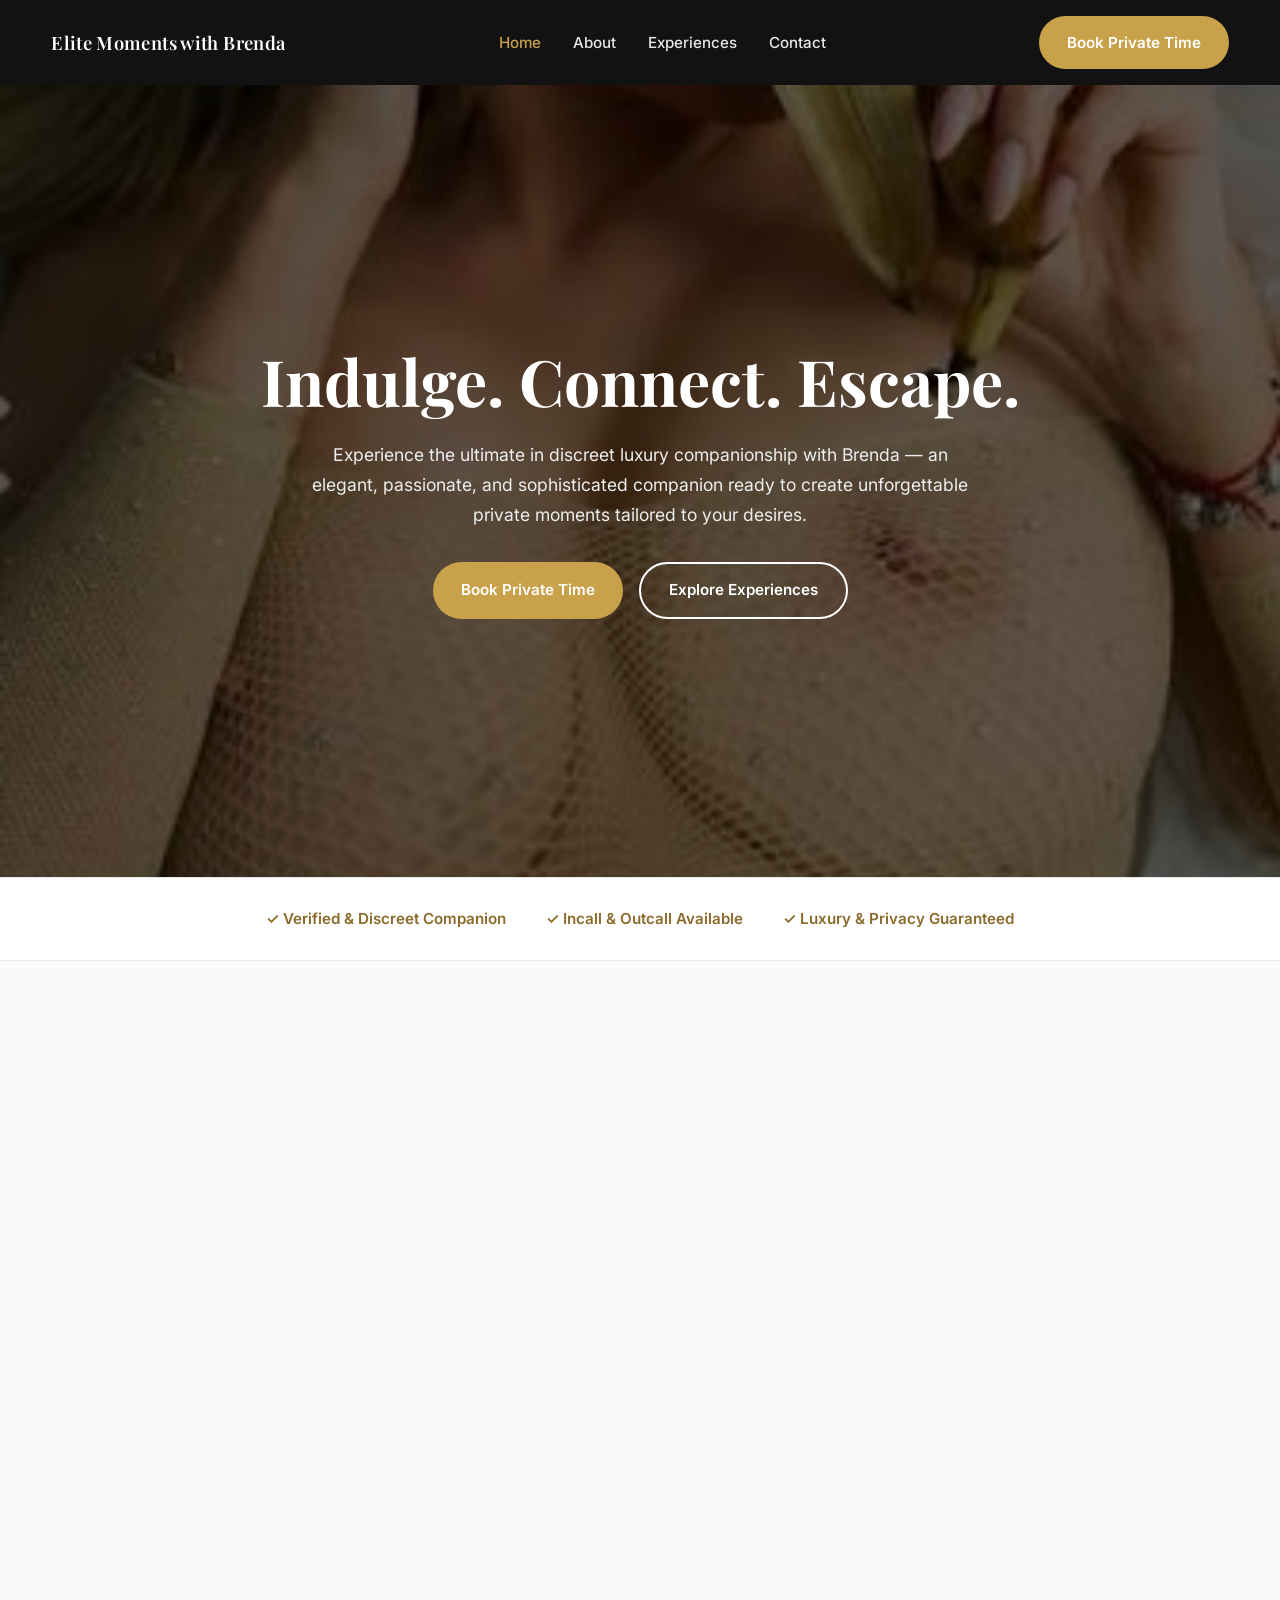
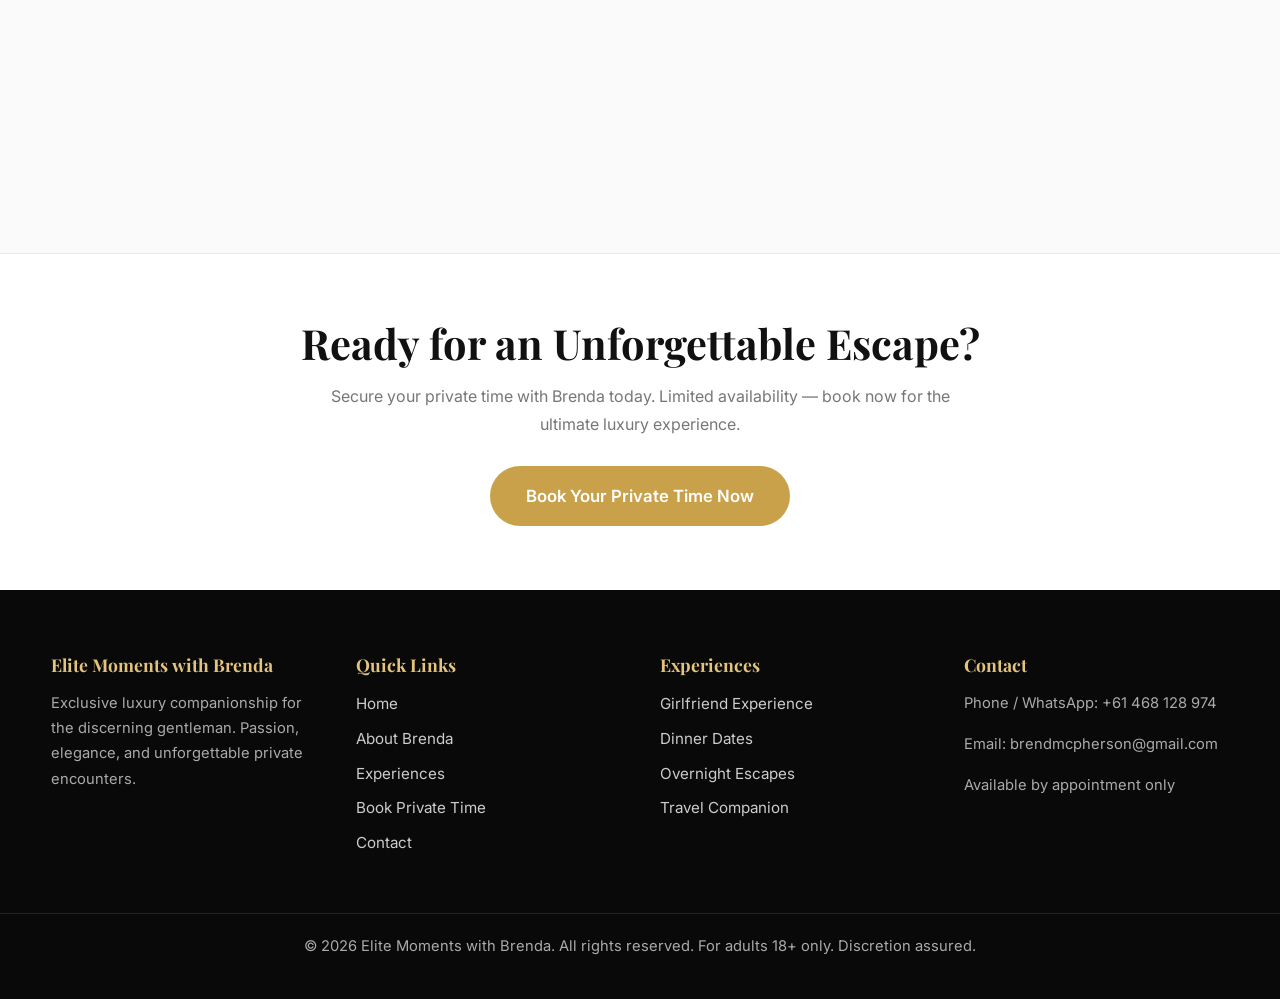
<file: index.html>
<!DOCTYPE html>
<html lang="en">
<head>
  <meta charset="UTF-8">
  <meta name="viewport" content="width=device-width, initial-scale=1.0">
  <title>Elite Moments with Brenda | Luxury Companion</title>
  <meta name="description" content="Experience unforgettable private encounters with Brenda, your exclusive high-class companion. Discreet luxury companionship, dinner dates, and intimate moments.">
  <link rel="preconnect" href="https://fonts.googleapis.com">
  <link rel="preconnect" href="https://fonts.gstatic.com" crossorigin>
  <link href="https://fonts.googleapis.com/css2?family=Inter:wght@400;500;600&family=Playfair+Display:wght@600;700&display=swap" rel="stylesheet">
  <link rel="stylesheet" href="style.css">
  <script type="application/ld+json">
  {
    "@context": "https://schema.org",
    "@type": "Person",
    "name": "Brenda",
    "url": "https://elite-moments-with-brenda.vercel.app",
    "telephone": "+61468128974",
    "email": "brendmcpherson@gmail.com",
    "priceRange": "€€€",
    "address": {
      "@type": "PostalAddress",
      "addressCountry": "AU"
    },
    "sameAs": ["https://wa.me/61468128974"]
  }
  </script>
</head>
<body>

  <header class="header">
    <div class="nav-container">
      <a href="index.html" class="logo">Elite Moments with Brenda</a>
      <nav class="nav-menu" aria-label="Main">
        <a href="index.html" class="active">Home</a>
        <a href="about.html">About</a>
        <a href="services.html">Experiences</a>
        <a href="contact.html">Contact</a>
      </nav>
      <div class="nav-cta">
        <a href="booking.html" class="btn btn-primary">Book Private Time</a>
      </div>
      <button class="hamburger" aria-label="Toggle menu" aria-expanded="false">
        <span></span><span></span><span></span>
      </button>
    </div>
  </header>

  <div class="drawer-overlay"></div>
  <aside class="mobile-drawer" aria-label="Mobile navigation">
    <div class="mobile-drawer-links">
      <a href="index.html">Home</a>
      <a href="about.html">About</a>
      <a href="services.html">Experiences</a>
      <a href="booking.html">Book Private Time</a>
      <a href="contact.html">Contact</a>
    </div>
  </aside>

  <main>
    <section class="hero">
      <div class="hero-content">
        <h1>Indulge. Connect. Escape.</h1>
        <p>Experience the ultimate in discreet luxury companionship with Brenda — an elegant, passionate, and sophisticated companion ready to create unforgettable private moments tailored to your desires.</p>
        <div class="hero-actions">
          <a href="booking.html" class="btn btn-primary">Book Private Time</a>
          <a href="services.html" class="btn btn-secondary">Explore Experiences</a>
        </div>
      </div>
    </section>

    <section class="trust-badges" aria-label="Trust points">
      <div class="badges-container">
        <div class="badge-item">✓ Verified &amp; Discreet Companion</div>
        <div class="badge-item">✓ Incall &amp; Outcall Available</div>
        <div class="badge-item">✓ Luxury &amp; Privacy Guaranteed</div>
      </div>
    </section>

    <section class="about-preview container fade-section">
      <div class="about-preview-grid">
        <div class="about-preview-image">
          <img src="brenda-profile.jpg" alt="Brenda – Luxury Companion" loading="lazy" width="600" height="750">
        </div>
        <div class="about-preview-content">
          <span style="color:var(--gold);font-weight:600;font-size:0.85rem;text-transform:uppercase;letter-spacing:0.08em;display:block;margin-bottom:0.5rem;">Meet Your Companion</span>
          <h2>Elegance Meets Passion</h2>
          <p>Brenda offers the perfect blend of sophistication, beauty, and genuine connection. With a warm personality and an irresistible presence, she creates intimate, memorable experiences designed exclusively for the discerning gentleman seeking more than just company.</p>
          <a href="about.html" class="btn btn-secondary">Learn More About Brenda</a>
        </div>
      </div>
    </section>

    <section class="featured-services container fade-section">
      <div class="section-header">
        <h2>Signature Experiences</h2>
        <p>Curated private encounters designed for maximum pleasure and connection.</p>
      </div>
      <div class="services-grid">
        <article class="service-card">
          <img src="gfe.jpg" alt="Girlfriend Experience" loading="lazy" class="service-card-img">
          <div class="service-card-body">
            <div class="service-meta"><span>1 Hour</span><span>€400</span></div>
            <h3>Girlfriend Experience</h3>
            <p>Affectionate, passionate, and intimate time filled with kisses, cuddling, and genuine connection.</p>
            <a href="booking.html" class="btn btn-secondary">Book Experience</a>
          </div>
        </article>
        <article class="service-card">
          <img src="dinner-date.jpg" alt="Dinner Date" loading="lazy" class="service-card-img">
          <div class="service-card-body">
            <div class="service-meta"><span>2 Hours</span><span>€750</span></div>
            <h3>Dinner &amp; Evening Date</h3>
            <p>Elegant dinner followed by private time. The perfect mix of public charm and private passion.</p>
            <a href="booking.html" class="btn btn-secondary">Book Experience</a>
          </div>
        </article>
        <article class="service-card">
          <img src="overnight.jpg" alt="Overnight Escape" loading="lazy" class="service-card-img">
          <div class="service-card-body">
            <div class="service-meta"><span>Overnight</span><span>€2,500</span></div>
            <h3>Overnight Indulgence</h3>
            <p>Wake up to warmth and affection after a full night of luxury and uninhibited pleasure.</p>
            <a href="booking.html" class="btn btn-secondary">Book Experience</a>
          </div>
        </article>
      </div>
      <div style="text-align:center;margin-top:2.5rem;">
        <a href="services.html" class="btn btn-primary">View All Experiences</a>
      </div>
    </section>

    <section class="faq-section container fade-section">
      <div class="section-header">
        <h2>Frequently Asked Questions</h2>
        <p>Clear answers about booking and enjoying time with Brenda.</p>
      </div>
      <div class="faq-container">
        <div class="faq-item">
          <button class="faq-question" aria-expanded="false">What should I expect during our time together?</button>
          <div class="faq-answer">
            <p>Our time is mutually respectful, passionate, and focused entirely on your pleasure and comfort. Full details are discussed during booking confirmation.</p>
          </div>
        </div>
        <div class="faq-item">
          <button class="faq-question" aria-expanded="false">How do I book an appointment?</button>
          <div class="faq-answer">
            <p>Submit the details of your preferred appointment on the <a href="booking.html">booking page</a>. A deposit of 50% is required to secure the booking (bank transfer, PayPal, Stripe or Paysafe gift cards — Paysafe preferred). Brenda will confirm availability privately.</p>
          </div>
        </div>
        <div class="faq-item">
          <button class="faq-question" aria-expanded="false">Do you offer incall and outcall services?</button>
          <div class="faq-answer">
            <p>Yes. Both incall at a discreet luxury location and outcall to your hotel or residence are available, subject to screening and availability.</p>
          </div>
        </div>
        <div class="faq-item">
          <button class="faq-question" aria-expanded="false">How do I ensure complete discretion?</button>
          <div class="faq-answer">
            <p>Discretion is paramount. All communications and meetings are handled with the highest level of privacy. Your information is never shared.</p>
          </div>
        </div>
        <div class="faq-item">
          <button class="faq-question" aria-expanded="false">What is the cancellation policy?</button>
          <div class="faq-answer">
            <p>At least 24 hours notice is kindly requested for cancellations or rescheduling. Deposits are non-refundable but can be applied to a future booking.</p>
          </div>
        </div>
      </div>
    </section>

    <section style="background:var(--white);border-top:1px solid var(--border);padding:4rem 1.5rem;text-align:center;">
      <div style="max-width:680px;margin:0 auto;">
        <h2 style="margin-bottom:1rem;">Ready for an Unforgettable Escape?</h2>
        <p style="color:var(--text-muted);margin-bottom:1.75rem;">Secure your private time with Brenda today. Limited availability — book now for the ultimate luxury experience.</p>
        <a href="booking.html" class="btn btn-primary" style="padding:1rem 2.25rem;font-size:1.05rem;">Book Your Private Time Now</a>
      </div>
    </section>
  </main>

  <footer class="footer">
    <div class="footer-container">
      <div class="footer-col">
        <h4>Elite Moments with Brenda</h4>
        <p>Exclusive luxury companionship for the discerning gentleman. Passion, elegance, and unforgettable private encounters.</p>
      </div>
      <div class="footer-col">
        <h4>Quick Links</h4>
        <a href="index.html">Home</a>
        <a href="about.html">About Brenda</a>
        <a href="services.html">Experiences</a>
        <a href="booking.html">Book Private Time</a>
        <a href="contact.html">Contact</a>
      </div>
      <div class="footer-col">
        <h4>Experiences</h4>
        <a href="services.html">Girlfriend Experience</a>
        <a href="services.html">Dinner Dates</a>
        <a href="services.html">Overnight Escapes</a>
        <a href="services.html">Travel Companion</a>
      </div>
      <div class="footer-col">
        <h4>Contact</h4>
        <p>Phone / WhatsApp: +61 468 128 974</p>
        <p>Email: brendmcpherson@gmail.com</p>
        <p>Available by appointment only</p>
      </div>
    </div>
    <div class="footer-bottom">
      <p>&copy; 2026 Elite Moments with Brenda. All rights reserved. For adults 18+ only. Discretion assured.</p>
    </div>
  </footer>

  <script type="module" src="main.js"></script>
</body>
</html>
</file>
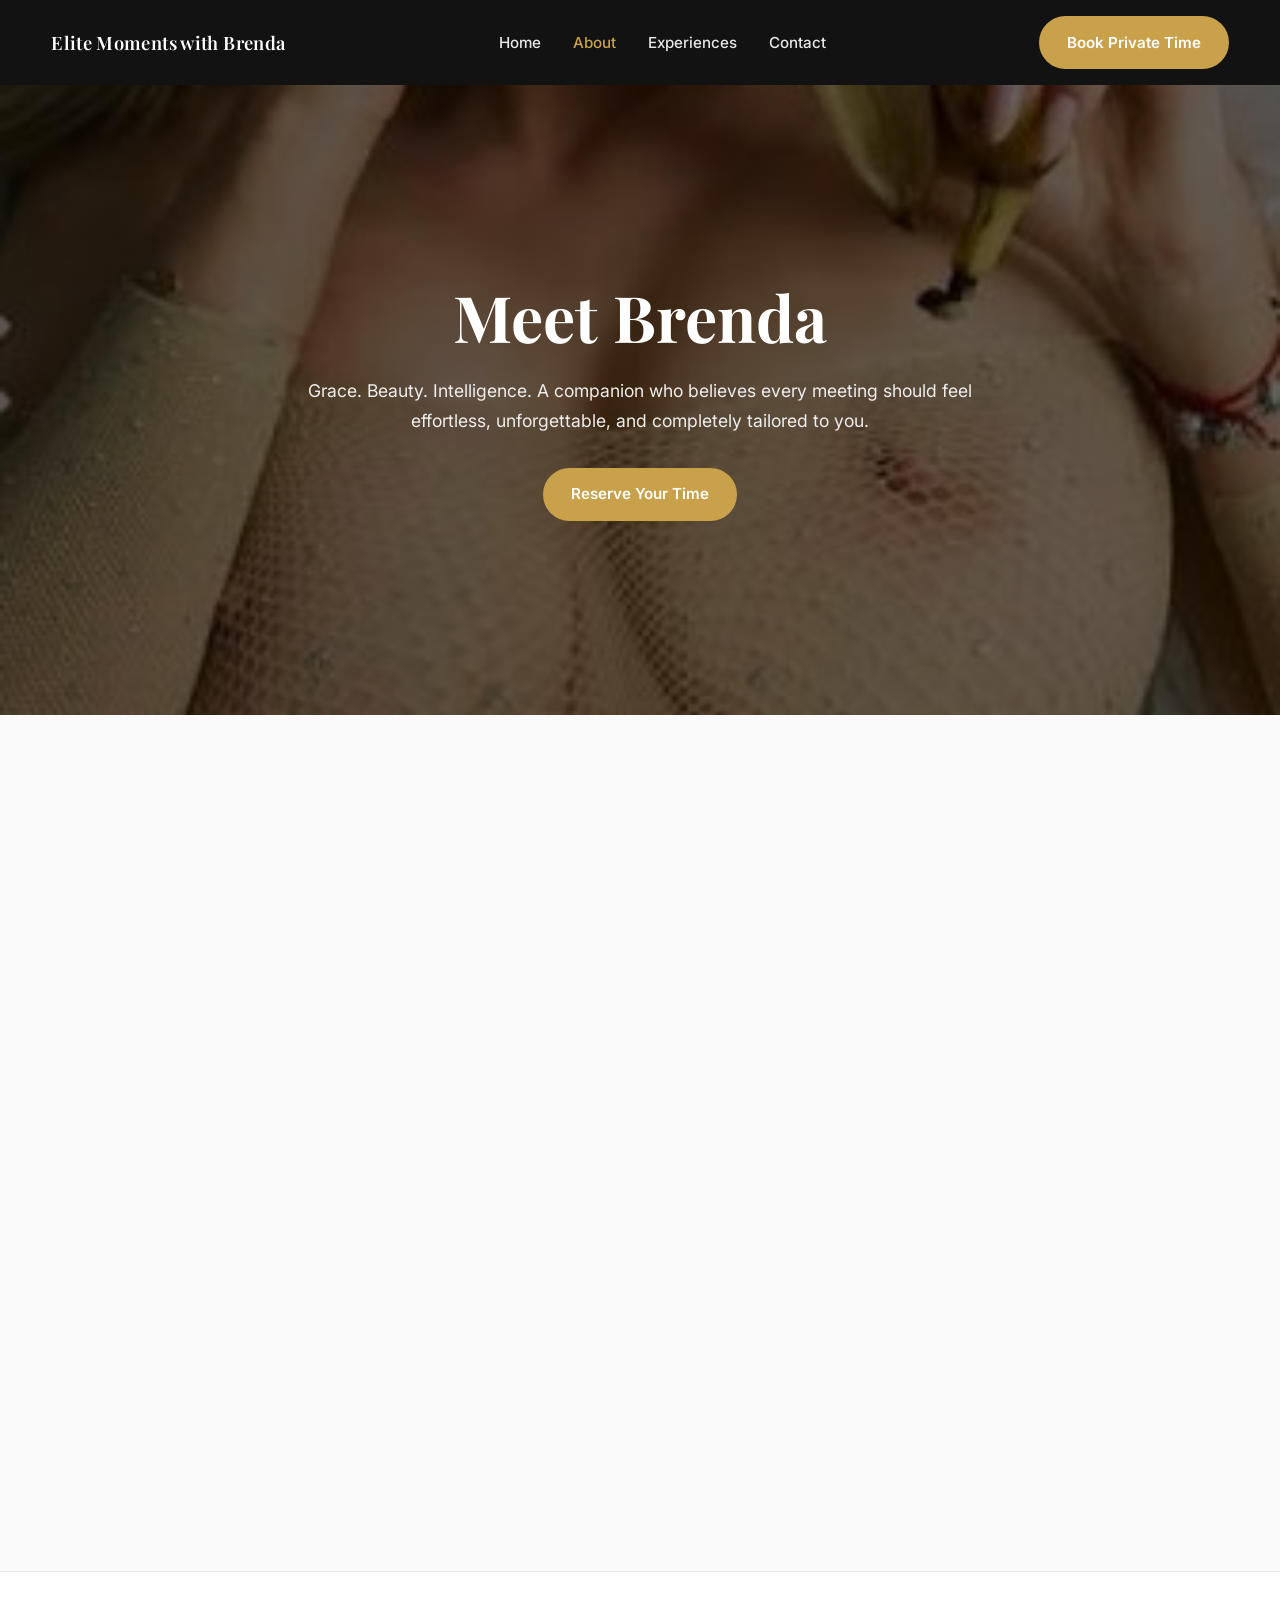
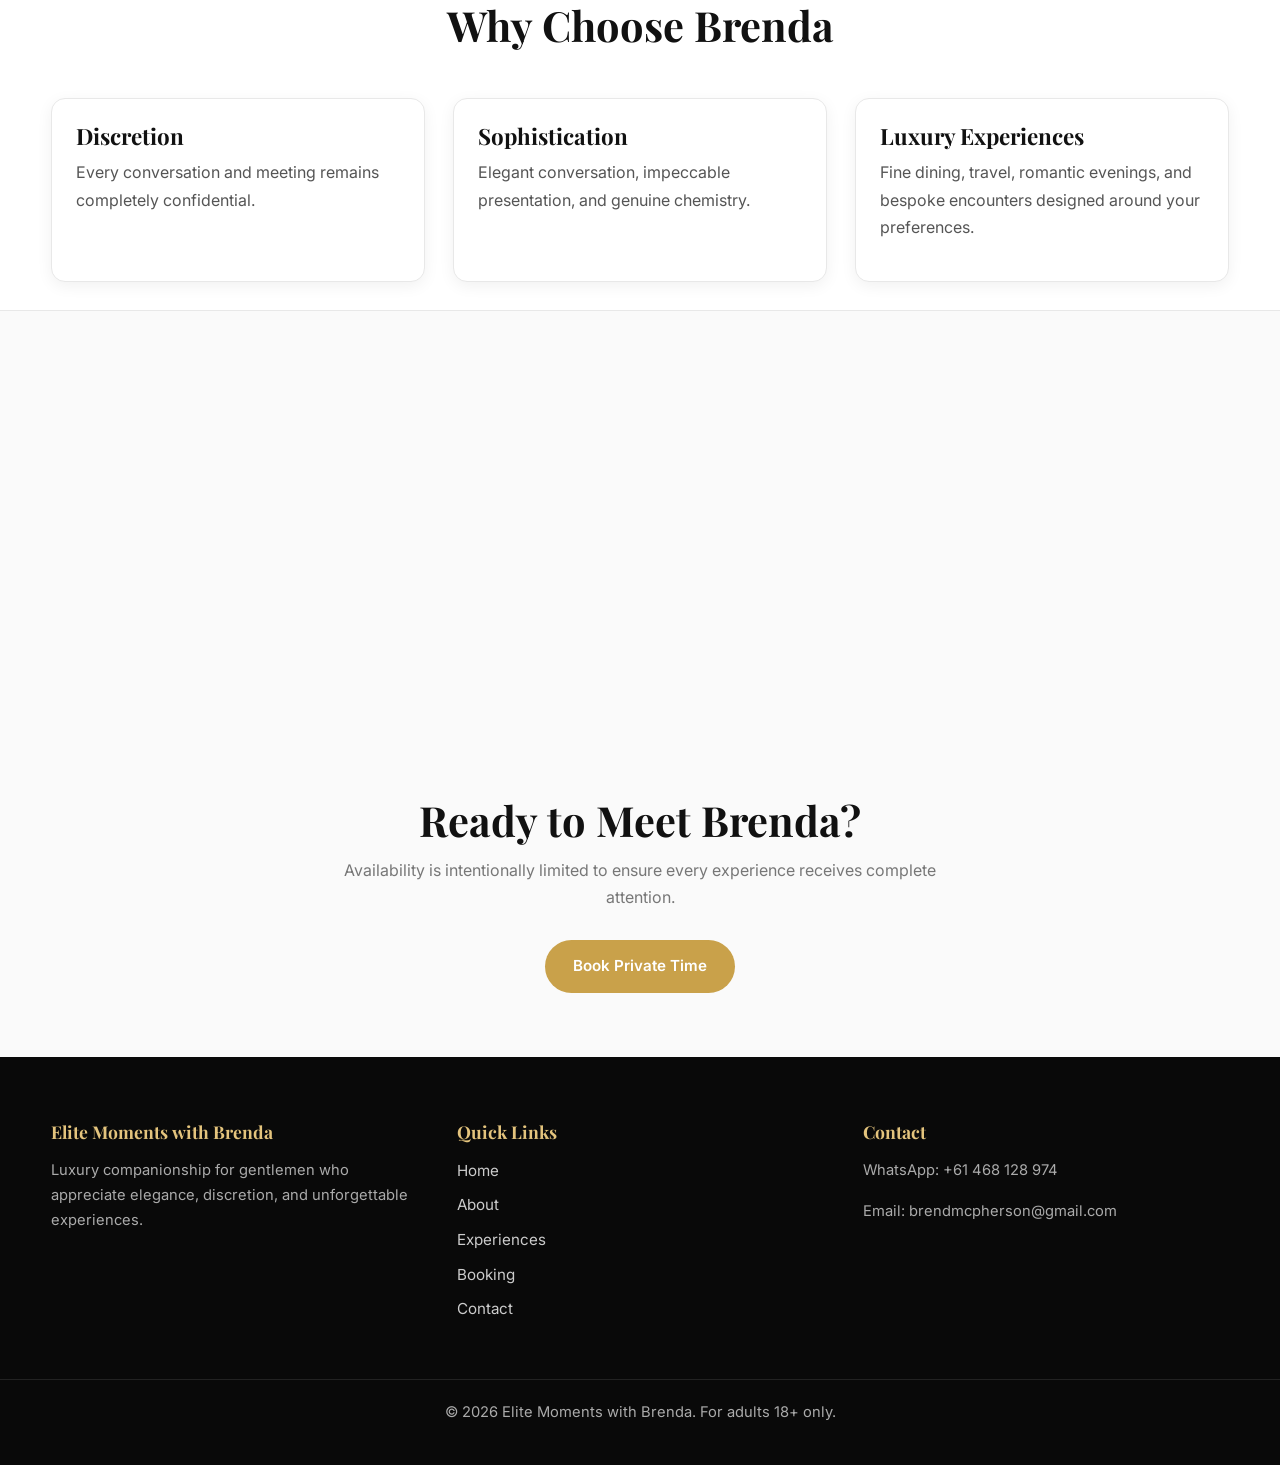
<file: about.html>
<!DOCTYPE html>
<html lang="en">
<head>
  <meta charset="UTF-8">
  <meta name="viewport" content="width=device-width, initial-scale=1.0">
  <title>About Brenda | Elite Moments</title>
  <meta name="description" content="Meet Brenda, an elegant luxury companion offering unforgettable private experiences built on discretion, sophistication, and genuine connection.">
  <link rel="preconnect" href="https://fonts.googleapis.com">
  <link rel="preconnect" href="https://fonts.gstatic.com" crossorigin>
  <link href="https://fonts.googleapis.com/css2?family=Inter:wght@400;500;600&family=Playfair+Display:wght@600;700&display=swap" rel="stylesheet">
  <link rel="stylesheet" href="style.css">
</head>
<body>

  <header class="header">
    <div class="nav-container">
      <a href="index.html" class="logo">Elite Moments with Brenda</a>
      <nav class="nav-menu" aria-label="Main">
        <a href="index.html">Home</a>
        <a href="about.html" class="active">About</a>
        <a href="services.html">Experiences</a>
        <a href="contact.html">Contact</a>
      </nav>
      <div class="nav-cta">
        <a href="booking.html" class="btn btn-primary">Book Private Time</a>
      </div>
      <button class="hamburger" aria-label="Toggle menu" aria-expanded="false">
        <span></span><span></span><span></span>
      </button>
    </div>
  </header>

  <div class="drawer-overlay"></div>
  <aside class="mobile-drawer" aria-label="Mobile navigation">
    <div class="mobile-drawer-links">
      <a href="index.html">Home</a>
      <a href="about.html">About</a>
      <a href="services.html">Experiences</a>
      <a href="booking.html">Book Private Time</a>
      <a href="contact.html">Contact</a>
    </div>
  </aside>

  <main>
    <section class="hero" style="min-height:70vh;background:linear-gradient(rgba(0,0,0,.6),rgba(0,0,0,.6)),url('hero.jpg') center/cover;">
      <div class="hero-content">
        <h1>Meet Brenda</h1>
        <p>Grace. Beauty. Intelligence. A companion who believes every meeting should feel effortless, unforgettable, and completely tailored to you.</p>
        <a href="booking.html" class="btn btn-primary">Reserve Your Time</a>
      </div>
    </section>

    <section class="container fade-section">
      <div class="about-preview-grid">
        <div>
          <img src="brenda.jpg" alt="Brenda" loading="lazy" style="width:100%;border-radius:var(--radius);box-shadow:var(--shadow);aspect-ratio:4/5;object-fit:cover;">
        </div>
        <div>
          <h2>Luxury Beyond Expectations</h2>
          <p>Brenda offers more than companionship. She creates elegant experiences where conversation flows naturally, chemistry develops effortlessly, and every detail is carefully considered.</p>
          <p>Whether sharing dinner at an exclusive restaurant, enjoying an evening in a luxury suite, or escaping together for an unforgettable weekend, every meeting is centred around comfort, discretion, and authentic connection.</p>
          <p>Her warm personality, sophisticated style, and attention to detail have made her the preferred choice for discerning gentlemen seeking quality over quantity.</p>
          <a href="booking.html" class="btn btn-secondary">Book Your Experience</a>
        </div>
      </div>
    </section>

    <section class="trust-badges">
      <div class="container">
        <div class="section-header">
          <h2>Why Choose Brenda</h2>
        </div>
        <div class="services-grid">
          <div class="service-card">
            <div class="service-card-body">
              <h3>Discretion</h3>
              <p>Every conversation and meeting remains completely confidential.</p>
            </div>
          </div>
          <div class="service-card">
            <div class="service-card-body">
              <h3>Sophistication</h3>
              <p>Elegant conversation, impeccable presentation, and genuine chemistry.</p>
            </div>
          </div>
          <div class="service-card">
            <div class="service-card-body">
              <h3>Luxury Experiences</h3>
              <p>Fine dining, travel, romantic evenings, and bespoke encounters designed around your preferences.</p>
            </div>
          </div>
        </div>
      </div>
    </section>

    <section class="container fade-section">
      <div class="section-header">
        <h2>What Clients Appreciate</h2>
      </div>
      <div class="services-grid">
        <div class="service-card">
          <div class="service-card-body">
            <p style="color:var(--gold);font-size:1.25rem;margin-bottom:0.5rem;">★★★★★</p>
            <p>“Beautiful, intelligent, and incredibly easy to spend time with.”</p>
          </div>
        </div>
        <div class="service-card">
          <div class="service-card-body">
            <p style="color:var(--gold);font-size:1.25rem;margin-bottom:0.5rem;">★★★★★</p>
            <p>“An unforgettable evening from beginning to end.”</p>
          </div>
        </div>
        <div class="service-card">
          <div class="service-card-body">
            <p style="color:var(--gold);font-size:1.25rem;margin-bottom:0.5rem;">★★★★★</p>
            <p>“Everything felt natural, effortless, and genuinely luxurious.”</p>
          </div>
        </div>
      </div>
    </section>

    <section style="text-align:center;padding:4rem 1.5rem;">
      <div class="container" style="max-width:640px;">
        <h2>Ready to Meet Brenda?</h2>
        <p style="color:var(--text-muted);margin-bottom:1.75rem;">Availability is intentionally limited to ensure every experience receives complete attention.</p>
        <a href="booking.html" class="btn btn-primary">Book Private Time</a>
      </div>
    </section>
  </main>

  <footer class="footer">
    <div class="footer-container">
      <div class="footer-col">
        <h4>Elite Moments with Brenda</h4>
        <p>Luxury companionship for gentlemen who appreciate elegance, discretion, and unforgettable experiences.</p>
      </div>
      <div class="footer-col">
        <h4>Quick Links</h4>
        <a href="index.html">Home</a>
        <a href="about.html">About</a>
        <a href="services.html">Experiences</a>
        <a href="booking.html">Booking</a>
        <a href="contact.html">Contact</a>
      </div>
      <div class="footer-col">
        <h4>Contact</h4>
        <p>WhatsApp: +61 468 128 974</p>
        <p>Email: brendmcpherson@gmail.com</p>
      </div>
    </div>
    <div class="footer-bottom">
      <p>&copy; 2026 Elite Moments with Brenda. For adults 18+ only.</p>
    </div>
  </footer>

  <script type="module" src="main.js"></script>
</body>
</html>
</file>
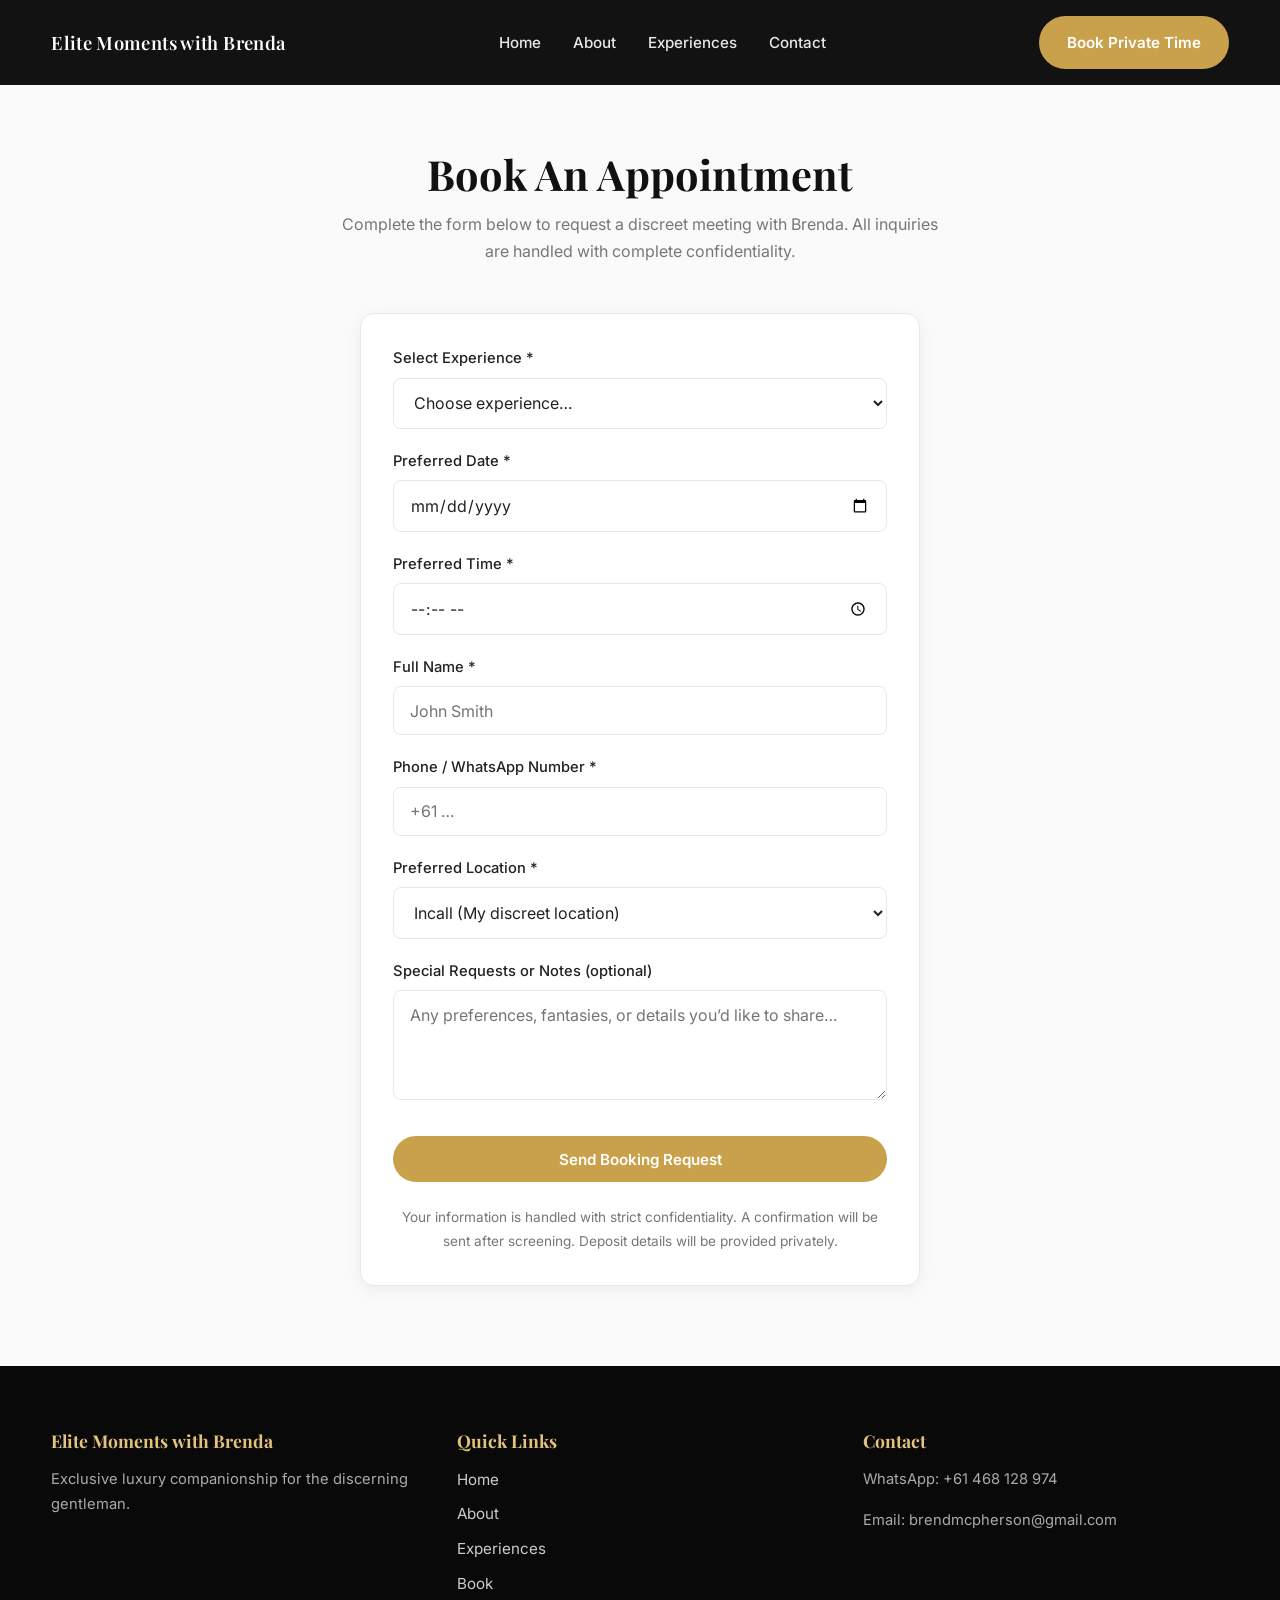
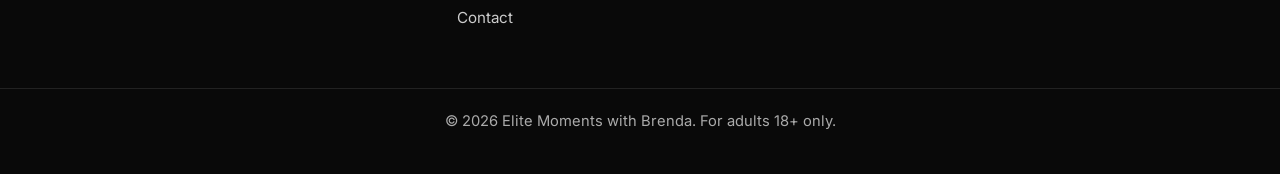
<file: booking.html>
<!DOCTYPE html>
<html lang="en">
<head>
  <meta charset="UTF-8">
  <meta name="viewport" content="width=device-width, initial-scale=1.0">
  <title>Book An Appointment | Elite Moments with Brenda</title>
  <meta name="description" content="Request a private meeting with Brenda. Discreet, secure booking for your luxury companionship experience.">
  <link rel="preconnect" href="https://fonts.googleapis.com">
  <link rel="preconnect" href="https://fonts.gstatic.com" crossorigin>
  <link href="https://fonts.googleapis.com/css2?family=Inter:wght@400;500;600&family=Playfair+Display:wght@600;700&display=swap" rel="stylesheet">
  <link rel="stylesheet" href="style.css">
</head>
<body>

  <header class="header">
    <div class="nav-container">
      <a href="index.html" class="logo">Elite Moments with Brenda</a>
      <nav class="nav-menu" aria-label="Main">
        <a href="index.html">Home</a>
        <a href="about.html">About</a>
        <a href="services.html">Experiences</a>
        <a href="contact.html">Contact</a>
      </nav>
      <div class="nav-cta">
        <a href="booking.html" class="btn btn-primary">Book Private Time</a>
      </div>
      <button class="hamburger" aria-label="Toggle menu" aria-expanded="false">
        <span></span><span></span><span></span>
      </button>
    </div>
  </header>

  <div class="drawer-overlay"></div>
  <aside class="mobile-drawer" aria-label="Mobile navigation">
    <div class="mobile-drawer-links">
      <a href="index.html">Home</a>
      <a href="about.html">About</a>
      <a href="services.html">Experiences</a>
      <a href="booking.html">Book Private Time</a>
      <a href="contact.html">Contact</a>
    </div>
  </aside>

  <main>
    <section class="container" style="padding-top:4rem;">
      <div class="section-header">
        <h2>Book An Appointment</h2>
        <p>Complete the form below to request a discreet meeting with Brenda. All inquiries are handled with complete confidentiality.</p>
      </div>

      <div class="booking-wrapper">
        <form id="bookingForm" novalidate>
          <div class="form-group">
            <label for="experience">Select Experience *</label>
            <select id="experience" class="form-control" required>
              <option value="">Choose experience…</option>
              <option value="gfe">Girlfriend Experience (1 Hour – €400)</option>
              <option value="dinner">Dinner &amp; Evening Date (2 Hours – €750)</option>
              <option value="extended">Extended Date (4+ Hours – €1,400)</option>
              <option value="overnight">Overnight Indulgence (12+ Hours – €2,500)</option>
              <option value="massage">Erotic Massage (– €500)</option>
              <option value="travel">Travel Companion (Custom Quote)</option>
            </select>
          </div>

          <div class="form-group">
            <label for="date">Preferred Date *</label>
            <input type="date" id="date" class="form-control" required>
          </div>

          <div class="form-group">
            <label for="time">Preferred Time *</label>
            <input type="time" id="time" class="form-control" required>
          </div>

          <div class="form-group">
            <label for="name">Full Name *</label>
            <input type="text" id="name" class="form-control" placeholder="John Smith" required autocomplete="name">
          </div>

          <div class="form-group">
            <label for="phone">Phone / WhatsApp Number *</label>
            <input type="tel" id="phone" class="form-control" placeholder="+61 …" required autocomplete="tel">
          </div>

          <div class="form-group">
            <label for="location">Preferred Location *</label>
            <select id="location" class="form-control" required>
              <option value="incall">Incall (My discreet location)</option>
              <option value="outcall">Outcall (Your hotel / residence)</option>
            </select>
          </div>

          <div class="form-group">
            <label for="message">Special Requests or Notes (optional)</label>
            <textarea id="message" class="form-control" rows="4" placeholder="Any preferences, fantasies, or details you’d like to share…"></textarea>
          </div>

          <button type="submit" class="btn btn-primary" style="width:100%;margin-top:0.5rem;">Send Booking Request</button>

          <p style="text-align:center;font-size:0.85rem;color:var(--text-muted);margin-top:1.5rem;margin-bottom:0;">
            Your information is handled with strict confidentiality. A confirmation will be sent after screening. Deposit details will be provided privately.
          </p>
        </form>
      </div>
    </section>
  </main>

  <footer class="footer">
    <div class="footer-container">
      <div class="footer-col">
        <h4>Elite Moments with Brenda</h4>
        <p>Exclusive luxury companionship for the discerning gentleman.</p>
      </div>
      <div class="footer-col">
        <h4>Quick Links</h4>
        <a href="index.html">Home</a>
        <a href="about.html">About</a>
        <a href="services.html">Experiences</a>
        <a href="booking.html">Book</a>
        <a href="contact.html">Contact</a>
      </div>
      <div class="footer-col">
        <h4>Contact</h4>
        <p>WhatsApp: +61 468 128 974</p>
        <p>Email: brendmcpherson@gmail.com</p>
      </div>
    </div>
    <div class="footer-bottom">
      <p>&copy; 2026 Elite Moments with Brenda. For adults 18+ only.</p>
    </div>
  </footer>

  <script type="module" src="main.js"></script>
</body>
</html>
</file>
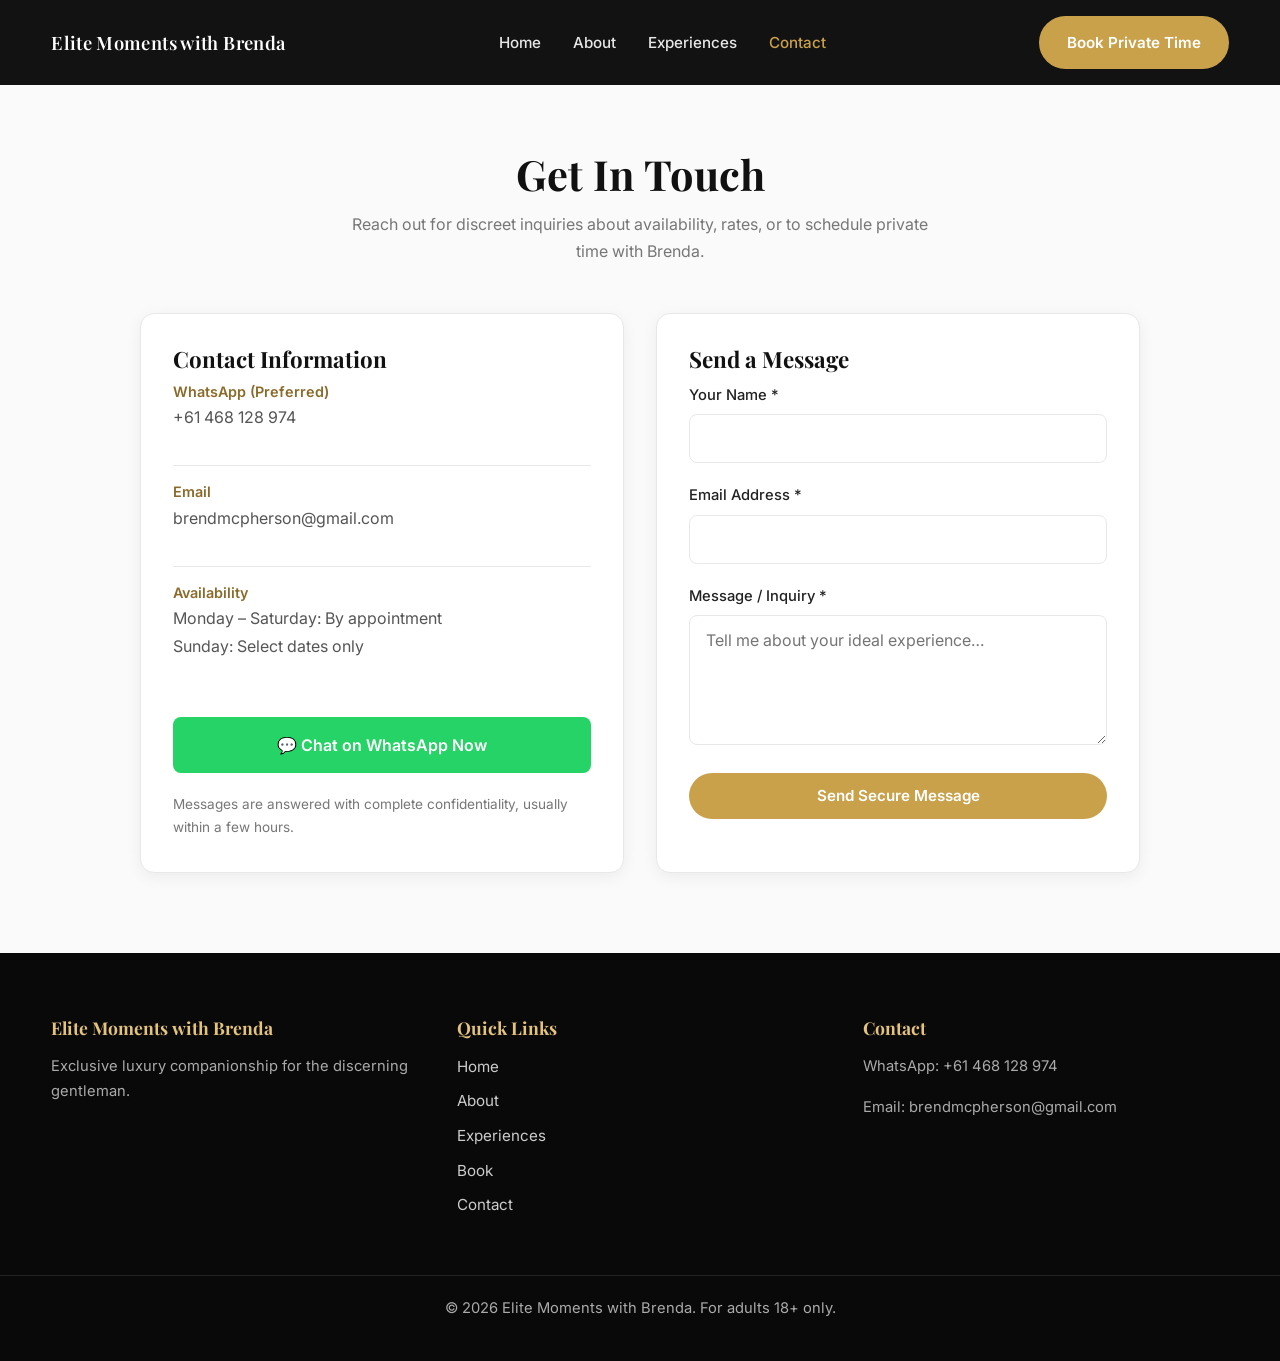
<file: contact.html>
<!DOCTYPE html>
<html lang="en">
<head>
  <meta charset="UTF-8">
  <meta name="viewport" content="width=device-width, initial-scale=1.0">
  <title>Contact Brenda | Elite Moments</title>
  <meta name="description" content="Get in touch with Brenda for discreet luxury companionship. Direct WhatsApp, phone, and secure messaging available.">
  <link rel="preconnect" href="https://fonts.googleapis.com">
  <link rel="preconnect" href="https://fonts.gstatic.com" crossorigin>
  <link href="https://fonts.googleapis.com/css2?family=Inter:wght@400;500;600&family=Playfair+Display:wght@600;700&display=swap" rel="stylesheet">
  <link rel="stylesheet" href="style.css">
</head>
<body>

  <header class="header">
    <div class="nav-container">
      <a href="index.html" class="logo">Elite Moments with Brenda</a>
      <nav class="nav-menu" aria-label="Main">
        <a href="index.html">Home</a>
        <a href="about.html">About</a>
        <a href="services.html">Experiences</a>
        <a href="contact.html" class="active">Contact</a>
      </nav>
      <div class="nav-cta">
        <a href="booking.html" class="btn btn-primary">Book Private Time</a>
      </div>
      <button class="hamburger" aria-label="Toggle menu" aria-expanded="false">
        <span></span><span></span><span></span>
      </button>
    </div>
  </header>

  <div class="drawer-overlay"></div>
  <aside class="mobile-drawer" aria-label="Mobile navigation">
    <div class="mobile-drawer-links">
      <a href="index.html">Home</a>
      <a href="about.html">About</a>
      <a href="services.html">Experiences</a>
      <a href="booking.html">Book Private Time</a>
      <a href="contact.html">Contact</a>
    </div>
  </aside>

  <main>
    <section class="container" style="padding-top:4rem;">
      <div class="section-header">
        <h2>Get In Touch</h2>
        <p>Reach out for discreet inquiries about availability, rates, or to schedule private time with Brenda.</p>
      </div>

      <div class="contact-grid">
        <div class="contact-info-card">
          <h3>Contact Information</h3>
          <div class="contact-detail">
            <h4>WhatsApp (Preferred)</h4>
            <p>+61 468 128 974</p>
          </div>
          <div class="contact-detail">
            <h4>Email</h4>
            <p>brendmcpherson@gmail.com</p>
          </div>
          <div class="contact-detail">
            <h4>Availability</h4>
            <p>Monday – Saturday: By appointment<br>Sunday: Select dates only</p>
          </div>
          <a href="https://wa.me/61468128974" target="_blank" rel="noopener noreferrer" class="whatsapp-btn">
            💬 Chat on WhatsApp Now
          </a>
          <p style="margin-top:1.25rem;font-size:0.85rem;color:var(--text-muted);margin-bottom:0;">
            Messages are answered with complete confidentiality, usually within a few hours.
          </p>
        </div>

        <div class="contact-form-card">
          <h3>Send a Message</h3>
          <form id="contactForm" novalidate>
            <div class="form-group">
              <label for="c-name">Your Name *</label>
              <input type="text" id="c-name" class="form-control" required autocomplete="name">
            </div>
            <div class="form-group">
              <label for="c-email">Email Address *</label>
              <input type="email" id="c-email" class="form-control" required autocomplete="email">
            </div>
            <div class="form-group">
              <label for="c-message">Message / Inquiry *</label>
              <textarea id="c-message" class="form-control" rows="5" placeholder="Tell me about your ideal experience…" required></textarea>
            </div>
            <button type="submit" class="btn btn-primary" style="width:100%;">Send Secure Message</button>
          </form>
        </div>
      </div>
    </section>
  </main>

  <footer class="footer">
    <div class="footer-container">
      <div class="footer-col">
        <h4>Elite Moments with Brenda</h4>
        <p>Exclusive luxury companionship for the discerning gentleman.</p>
      </div>
      <div class="footer-col">
        <h4>Quick Links</h4>
        <a href="index.html">Home</a>
        <a href="about.html">About</a>
        <a href="services.html">Experiences</a>
        <a href="booking.html">Book</a>
        <a href="contact.html">Contact</a>
      </div>
      <div class="footer-col">
        <h4>Contact</h4>
        <p>WhatsApp: +61 468 128 974</p>
        <p>Email: brendmcpherson@gmail.com</p>
      </div>
    </div>
    <div class="footer-bottom">
      <p>&copy; 2026 Elite Moments with Brenda. For adults 18+ only.</p>
    </div>
  </footer>

  <script type="module" src="main.js"></script>
</body>
</html>
</file>
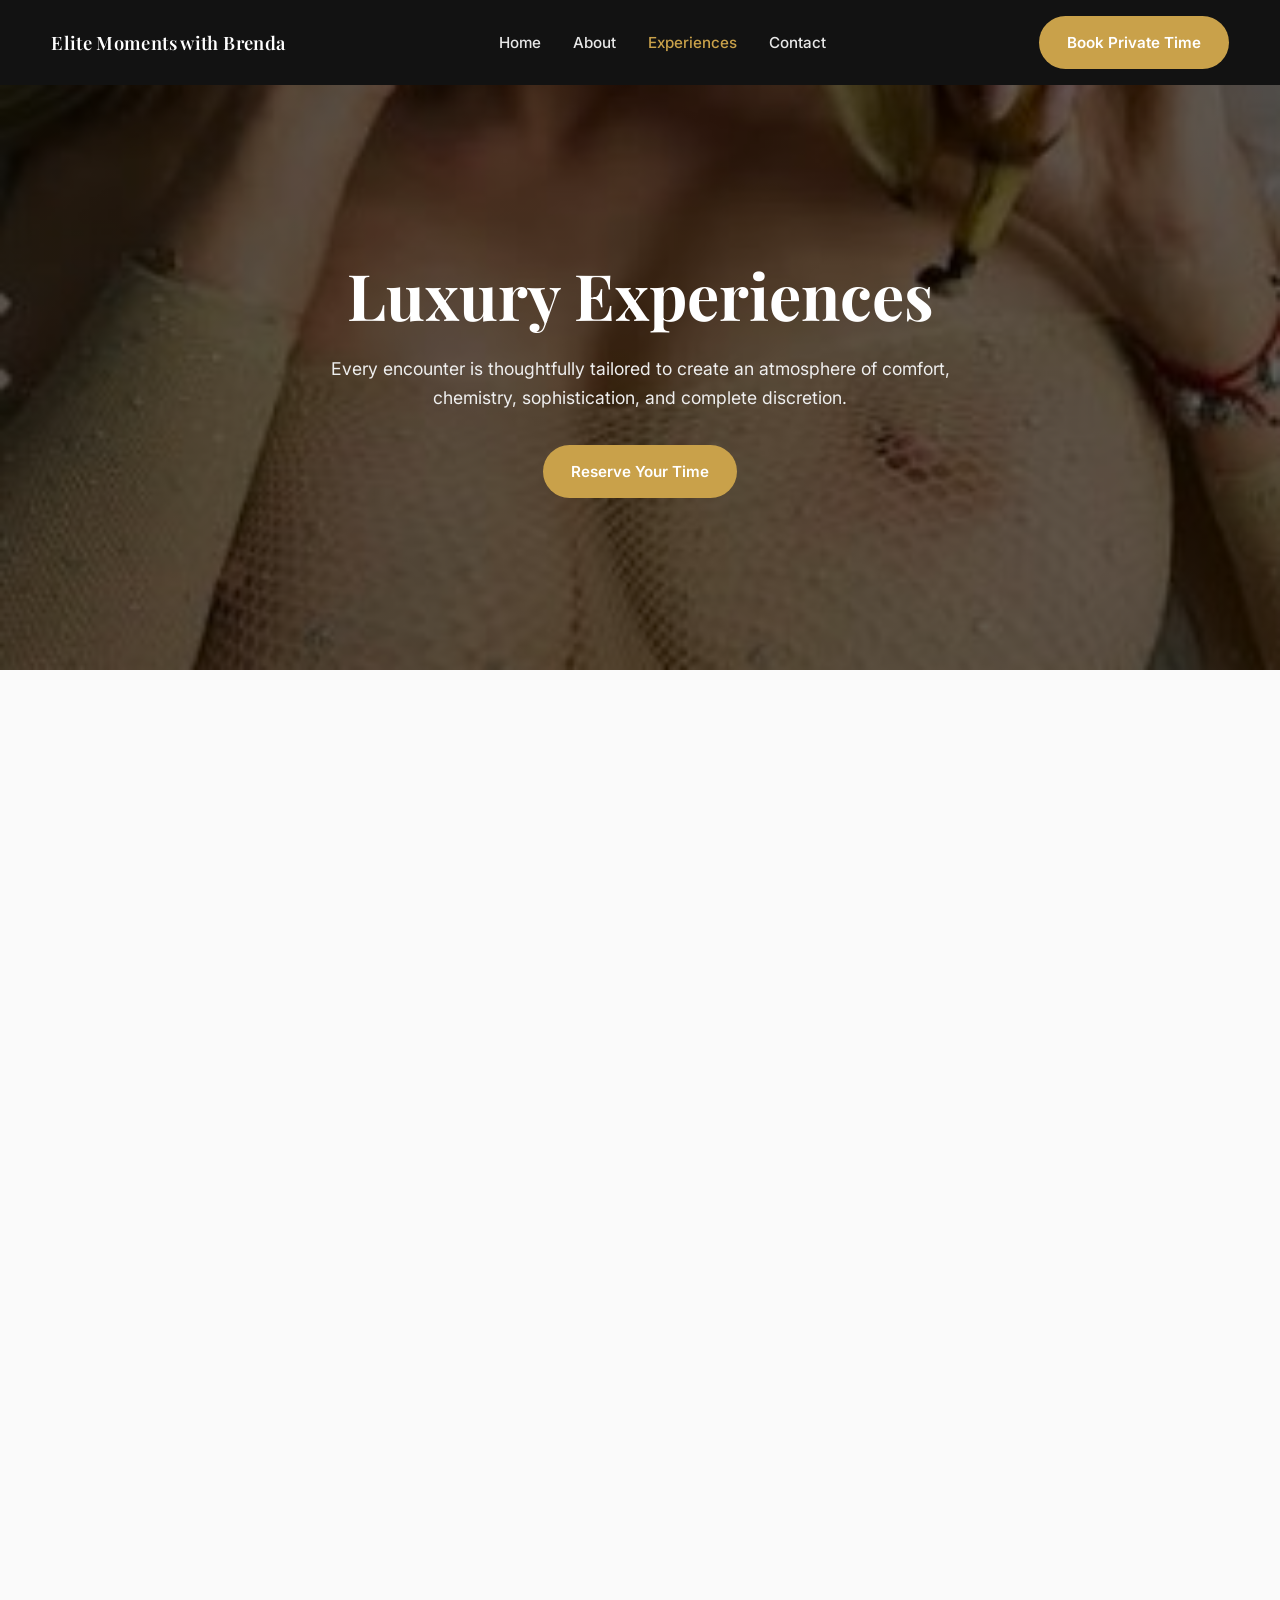
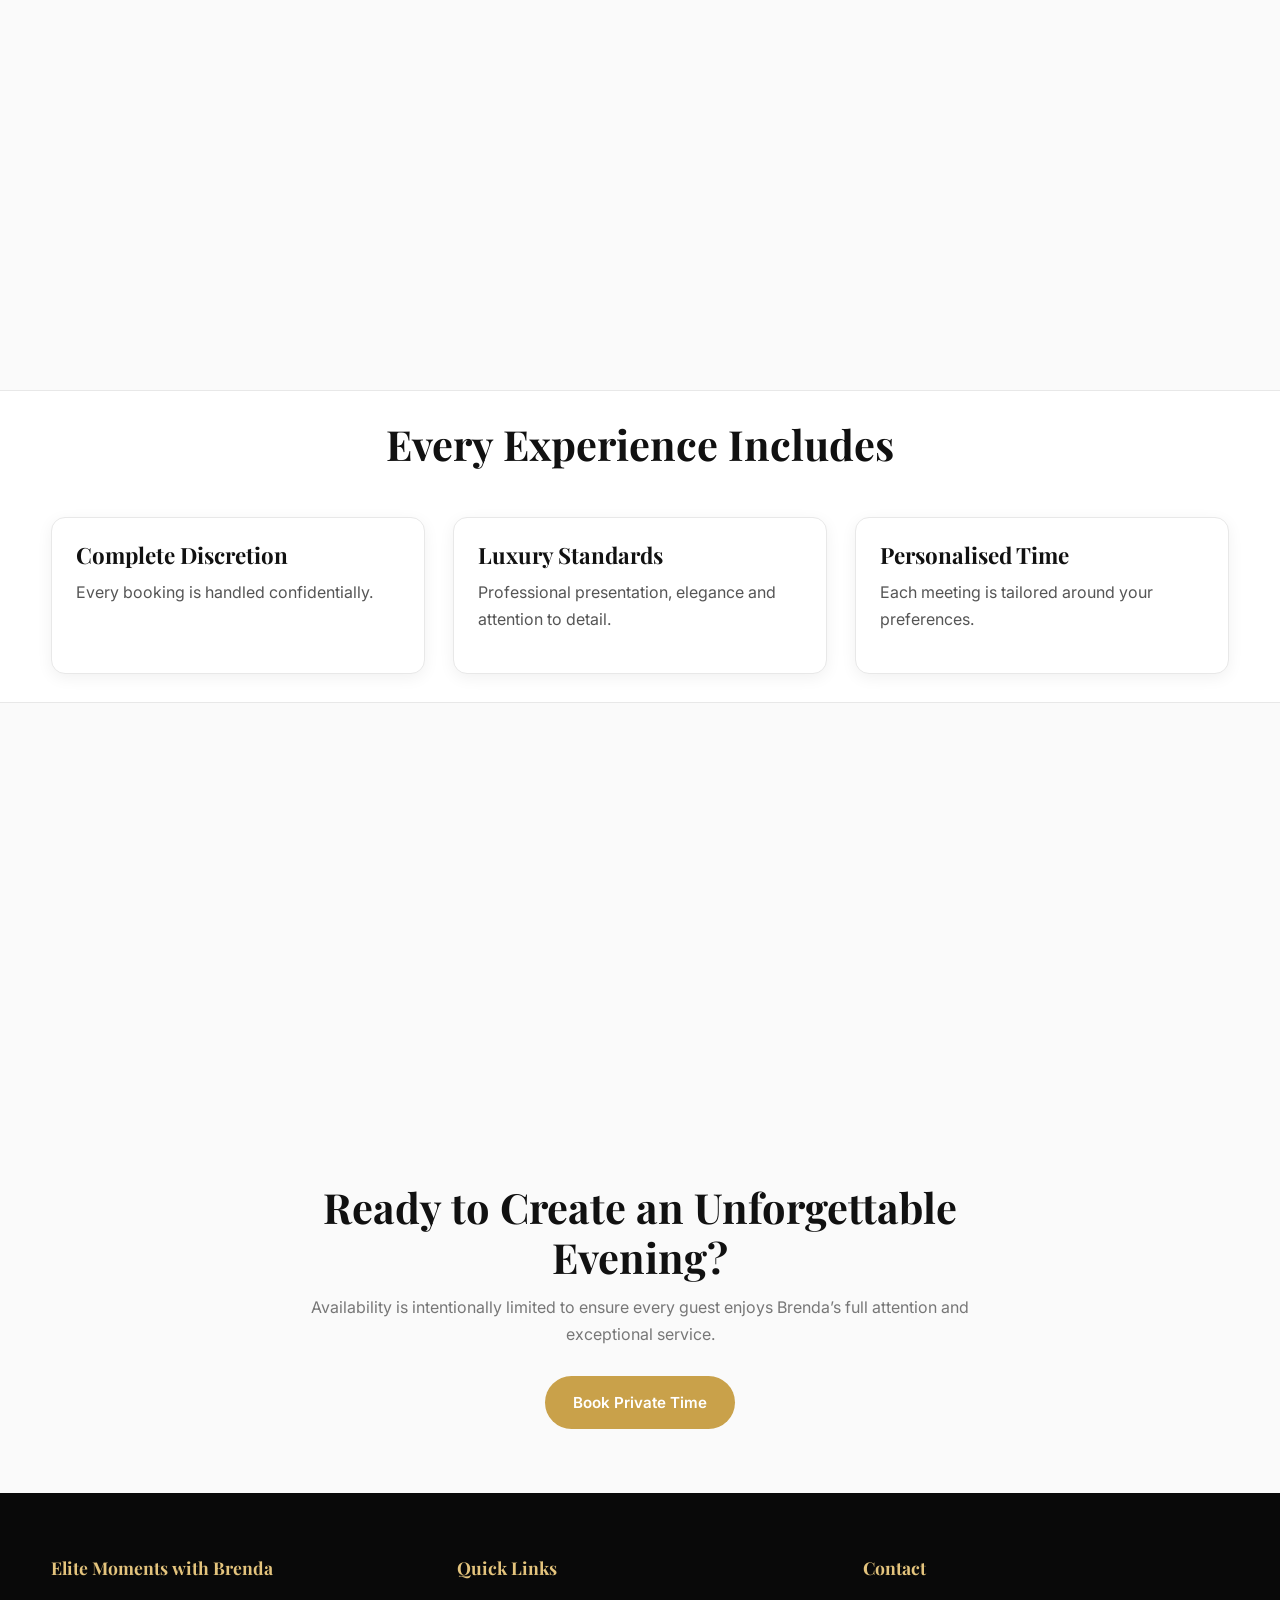
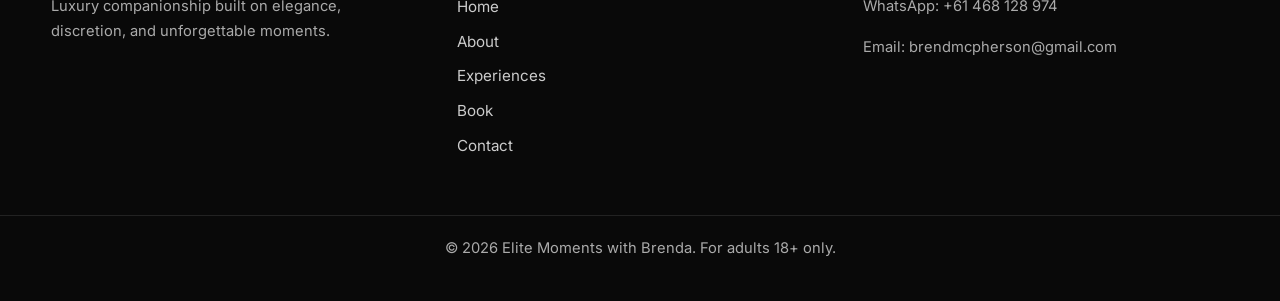
<file: services.html>
<!DOCTYPE html>
<html lang="en">
<head>
  <meta charset="UTF-8">
  <meta name="viewport" content="width=device-width, initial-scale=1.0">
  <title>Luxury Experiences | Elite Moments with Brenda</title>
  <meta name="description" content="Discover Brenda's exclusive luxury companionship experiences, from elegant dinner dates to unforgettable overnight escapes.">
  <link rel="preconnect" href="https://fonts.googleapis.com">
  <link rel="preconnect" href="https://fonts.gstatic.com" crossorigin>
  <link href="https://fonts.googleapis.com/css2?family=Inter:wght@400;500;600&family=Playfair+Display:wght@600;700&display=swap" rel="stylesheet">
  <link rel="stylesheet" href="style.css">
</head>
<body>

  <header class="header">
    <div class="nav-container">
      <a href="index.html" class="logo">Elite Moments with Brenda</a>
      <nav class="nav-menu" aria-label="Main">
        <a href="index.html">Home</a>
        <a href="about.html">About</a>
        <a href="services.html" class="active">Experiences</a>
        <a href="contact.html">Contact</a>
      </nav>
      <div class="nav-cta">
        <a href="booking.html" class="btn btn-primary">Book Private Time</a>
      </div>
      <button class="hamburger" aria-label="Toggle menu" aria-expanded="false">
        <span></span><span></span><span></span>
      </button>
    </div>
  </header>

  <div class="drawer-overlay"></div>
  <aside class="mobile-drawer" aria-label="Mobile navigation">
    <div class="mobile-drawer-links">
      <a href="index.html">Home</a>
      <a href="about.html">About</a>
      <a href="services.html">Experiences</a>
      <a href="booking.html">Book Private Time</a>
      <a href="contact.html">Contact</a>
    </div>
  </aside>

  <main>
    <section class="hero" style="min-height:65vh;">
      <div class="hero-content">
        <h1>Luxury Experiences</h1>
        <p>Every encounter is thoughtfully tailored to create an atmosphere of comfort, chemistry, sophistication, and complete discretion.</p>
        <a href="booking.html" class="btn btn-primary">Reserve Your Time</a>
      </div>
    </section>

    <section class="container fade-section">
      <div class="section-header">
        <h2>Signature Experiences</h2>
        <p>Choose the experience that best suits your desires.</p>
      </div>

      <div class="services-grid">
        <article class="service-card">
          <img src="gfe.jpg" alt="Girlfriend Experience" loading="lazy">
          <div class="service-card-body">
            <div class="service-meta"><span>1 Hour</span><span>€400</span></div>
            <h3>Girlfriend Experience</h3>
            <p>Relaxed conversation, affection, romance, chemistry and unforgettable private moments.</p>
            <a href="booking.html" class="btn btn-secondary">Book Experience</a>
          </div>
        </article>

        <article class="service-card">
          <img src="dinner-date.jpg" alt="Dinner Date" loading="lazy">
          <div class="service-card-body">
            <div class="service-meta"><span>2 Hours</span><span>€750</span></div>
            <h3>Dinner &amp; Evening</h3>
            <p>An elegant evening beginning with fine dining followed by quality private time.</p>
            <a href="booking.html" class="btn btn-secondary">Book Experience</a>
          </div>
        </article>

        <article class="service-card">
          <img src="overnight.jpg" alt="Overnight Escape" loading="lazy">
          <div class="service-card-body">
            <div class="service-meta"><span>Overnight</span><span>€2,500</span></div>
            <h3>Overnight Escape</h3>
            <p>Enjoy an evening without watching the clock. Luxury accommodation, intimacy and genuine connection.</p>
            <a href="booking.html" class="btn btn-secondary">Book Experience</a>
          </div>
        </article>

        <article class="service-card">
          <img src="massage.jpg" alt="Erotic Massage" loading="lazy">
          <div class="service-card-body">
            <div class="service-meta"><span>Massage</span><span>€500</span></div>
            <h3>Erotic Massage</h3>
            <p>A soothing, stress-relieving body experience tailored to your wants and needs.</p>
            <a href="booking.html" class="btn btn-secondary">Book Experience</a>
          </div>
        </article>

        <article class="service-card">
          <img src="travel.jpg" alt="Travel Companion" loading="lazy">
          <div class="service-card-body">
            <div class="service-meta"><span>Custom</span><span>Quote</span></div>
            <h3>Travel Companion</h3>
            <p>Available for business trips, luxury holidays, events and weekend getaways.</p>
            <a href="booking.html" class="btn btn-secondary">Request Details</a>
          </div>
        </article>
      </div>
    </section>

    <section class="trust-badges">
      <div class="container">
        <div class="section-header">
          <h2>Every Experience Includes</h2>
        </div>
        <div class="services-grid">
          <div class="service-card">
            <div class="service-card-body">
              <h3>Complete Discretion</h3>
              <p>Every booking is handled confidentially.</p>
            </div>
          </div>
          <div class="service-card">
            <div class="service-card-body">
              <h3>Luxury Standards</h3>
              <p>Professional presentation, elegance and attention to detail.</p>
            </div>
          </div>
          <div class="service-card">
            <div class="service-card-body">
              <h3>Personalised Time</h3>
              <p>Each meeting is tailored around your preferences.</p>
            </div>
          </div>
        </div>
      </div>
    </section>

    <section class="container fade-section">
      <div class="section-header">
        <h2>Booking Process</h2>
      </div>
      <div class="services-grid">
        <div class="service-card">
          <div class="service-card-body">
            <h3>1. Send Request</h3>
            <p>Complete the secure booking form with your preferred details.</p>
          </div>
        </div>
        <div class="service-card">
          <div class="service-card-body">
            <h3>2. Confirmation</h3>
            <p>Availability is confirmed privately and deposit details are shared.</p>
          </div>
        </div>
        <div class="service-card">
          <div class="service-card-body">
            <h3>3. Enjoy</h3>
            <p>Relax and enjoy an unforgettable luxury experience.</p>
          </div>
        </div>
      </div>
    </section>

    <section style="text-align:center;padding:4rem 1.5rem;">
      <div class="container" style="max-width:680px;">
        <h2>Ready to Create an Unforgettable Evening?</h2>
        <p style="color:var(--text-muted);margin-bottom:1.75rem;">Availability is intentionally limited to ensure every guest enjoys Brenda’s full attention and exceptional service.</p>
        <a href="booking.html" class="btn btn-primary">Book Private Time</a>
      </div>
    </section>
  </main>

  <footer class="footer">
    <div class="footer-container">
      <div class="footer-col">
        <h4>Elite Moments with Brenda</h4>
        <p>Luxury companionship built on elegance, discretion, and unforgettable moments.</p>
      </div>
      <div class="footer-col">
        <h4>Quick Links</h4>
        <a href="index.html">Home</a>
        <a href="about.html">About</a>
        <a href="services.html">Experiences</a>
        <a href="booking.html">Book</a>
        <a href="contact.html">Contact</a>
      </div>
      <div class="footer-col">
        <h4>Contact</h4>
        <p>WhatsApp: +61 468 128 974</p>
        <p>Email: brendmcpherson@gmail.com</p>
      </div>
    </div>
    <div class="footer-bottom">
      <p>&copy; 2026 Elite Moments with Brenda. For adults 18+ only.</p>
    </div>
  </footer>

  <script type="module" src="main.js"></script>
</body>
</html>
</file>
<file: style.css>
/* ===================================
   Elite Moments with Brenda – V2
   Complete Stylesheet
=================================== */

:root {
  --black: #090909;
  --dark: #111111;
  --dark-2: #1b1b1b;
  --gold: #c9a14a;
  --gold-light: #e4c47d;
  --gold-dark: #8b6b2b;
  --white: #ffffff;
  --gray: #f7f7f7;
  --text: #555555;
  --text-muted: #777777;
  --border: #e8e8e8;
  --heading: "Playfair Display", serif;
  --body: "Inter", sans-serif;
  --radius: 14px;
  --radius-sm: 8px;
  --shadow: 0 15px 40px rgba(0, 0, 0, 0.08);
  --shadow-sm: 0 4px 16px rgba(0, 0, 0, 0.06);
  --transition: 0.3s ease;
}

*,
*::before,
*::after {
  margin: 0;
  padding: 0;
  box-sizing: border-box;
}

html {
  scroll-behavior: smooth;
}

body {
  font-family: var(--body);
  line-height: 1.7;
  background: #fafafa;
  color: #222;
  overflow-x: hidden;
}

img {
  max-width: 100%;
  display: block;
  border-radius: 8px;
}

a {
  text-decoration: none;
  color: inherit;
  transition: var(--transition);
}

ul {
  list-style: none;
}

.container {
  width: min(1200px, 92%);
  margin-inline: auto;
}

/* Typography */
h1, h2, h3, h4 {
  font-family: var(--heading);
  font-weight: 700;
  line-height: 1.2;
  color: #111;
}

h1 {
  font-size: clamp(2.4rem, 5.5vw, 4rem);
}

h2 {
  font-size: clamp(1.9rem, 4vw, 2.6rem);
  margin-bottom: 0.75rem;
}

h3 {
  font-size: 1.4rem;
  margin-bottom: 0.6rem;
}

p {
  color: var(--text);
  margin-bottom: 1rem;
}

/* Header */
.header {
  position: sticky;
  top: 0;
  z-index: 1000;
  background: rgba(9, 9, 9, 0.96);
  backdrop-filter: blur(12px);
}

.nav-container {
  display: flex;
  justify-content: space-between;
  align-items: center;
  padding: 1rem 4%;
  max-width: 1400px;
  margin: 0 auto;
}

.logo {
  color: var(--white);
  font-family: var(--heading);
  font-size: 1.15rem;
  font-weight: 600;
  letter-spacing: 0.02em;
}

.nav-menu {
  display: flex;
  gap: 2rem;
}

.nav-menu a {
  color: rgba(255, 255, 255, 0.9);
  font-weight: 500;
  font-size: 0.95rem;
}

.nav-menu a:hover,
.nav-menu a.active {
  color: var(--gold);
}

.nav-cta {
  display: flex;
  align-items: center;
}

/* Buttons */
.btn {
  display: inline-flex;
  align-items: center;
  justify-content: center;
  padding: 0.85rem 1.75rem;
  border-radius: 50px;
  font-weight: 600;
  font-size: 0.95rem;
  transition: var(--transition);
  cursor: pointer;
  border: none;
  font-family: var(--body);
}

.btn-primary {
  background: var(--gold);
  color: var(--white);
}

.btn-primary:hover {
  background: var(--gold-dark);
  transform: translateY(-2px);
  box-shadow: 0 8px 20px rgba(201, 161, 74, 0.35);
}

.btn-primary:disabled {
  opacity: 0.65;
  cursor: not-allowed;
  transform: none;
}

.btn-secondary {
  border: 2px solid var(--gold);
  color: var(--gold);
  background: transparent;
}

.btn-secondary:hover {
  background: var(--gold);
  color: var(--white);
}

/* Hero */
.hero {
  min-height: 88vh;
  display: flex;
  align-items: center;
  justify-content: center;
  padding: 6rem 1.5rem;
  text-align: center;
  background: linear-gradient(rgba(0, 0, 0, 0.62), rgba(0, 0, 0, 0.62)),
    url("hero.jpg") center / cover no-repeat;
  color: var(--white);
}

.hero h1 {
  color: var(--white);
  margin-bottom: 1.25rem;
}

.hero p {
  max-width: 680px;
  margin: 0 auto 2rem;
  color: #eee;
  font-size: 1.1rem;
}

.hero-actions {
  display: flex;
  gap: 1rem;
  justify-content: center;
  flex-wrap: wrap;
}

.hero-actions .btn-secondary {
  color: var(--white);
  border-color: var(--white);
}

.hero-actions .btn-secondary:hover {
  background: var(--white);
  color: var(--black);
}

/* Sections */
section {
  padding: 5rem 0;
}

.section-header {
  text-align: center;
  margin-bottom: 3rem;
}

.section-header p {
  max-width: 600px;
  margin-inline: auto;
  color: var(--text-muted);
}

/* Trust badges */
.trust-badges {
  background: var(--white);
  border-top: 1px solid var(--border);
  border-bottom: 1px solid var(--border);
  padding: 1.75rem 0;
}

.badges-container {
  display: flex;
  justify-content: center;
  gap: 2.5rem;
  flex-wrap: wrap;
}

.badge-item {
  font-weight: 600;
  color: var(--gold-dark);
  font-size: 0.95rem;
}

/* About preview */
.about-preview-grid {
  display: grid;
  grid-template-columns: 1fr 1fr;
  gap: 4rem;
  align-items: center;
}

.about-preview-image img {
  border-radius: var(--radius);
  box-shadow: var(--shadow);
  width: 100%;
  aspect-ratio: 4/5;
  object-fit: cover;
}

/* Services grid */
.services-grid {
  display: grid;
  grid-template-columns: repeat(auto-fit, minmax(280px, 1fr));
  gap: 1.75rem;
}

.service-card {
  background: var(--white);
  border-radius: var(--radius);
  overflow: hidden;
  box-shadow: var(--shadow-sm);
  transition: var(--transition);
  border: 1px solid var(--border);
}

.service-card:hover {
  transform: translateY(-6px);
  box-shadow: var(--shadow);
}

.service-card img,
.service-card-img {
  height: 220px;
  width: 100%;
  object-fit: cover;
}

.service-card-body {
  padding: 1.5rem;
}

.service-meta {
  display: flex;
  justify-content: space-between;
  margin-bottom: 0.75rem;
  font-weight: 600;
  color: var(--gold);
  font-size: 0.9rem;
}

/* FAQ */
.faq-container {
  max-width: 760px;
  margin: 0 auto;
}

.faq-item {
  background: var(--white);
  border-radius: var(--radius-sm);
  margin-bottom: 0.85rem;
  box-shadow: var(--shadow-sm);
  overflow: hidden;
  border: 1px solid var(--border);
}

.faq-question {
  width: 100%;
  background: transparent;
  padding: 1.15rem 1.35rem;
  border: none;
  text-align: left;
  font-weight: 600;
  font-size: 1rem;
  cursor: pointer;
  font-family: var(--body);
  color: #222;
  display: flex;
  justify-content: space-between;
  align-items: center;
}

.faq-question::after {
  content: "+";
  font-size: 1.4rem;
  color: var(--gold);
  transition: var(--transition);
}

.faq-item.active .faq-question::after {
  content: "−";
}

.faq-answer {
  max-height: 0;
  overflow: hidden;
  transition: max-height 0.35s ease, padding 0.35s ease;
  padding: 0 1.35rem;
}

.faq-item.active .faq-answer {
  max-height: 300px;
  padding: 0 1.35rem 1.25rem;
}

.faq-answer p {
  margin: 0;
  color: var(--text);
}

/* Forms */
.form-group {
  margin-bottom: 1.25rem;
}

.form-group label {
  display: block;
  margin-bottom: 0.4rem;
  font-weight: 500;
  font-size: 0.92rem;
}

.form-control {
  width: 100%;
  padding: 0.85rem 1rem;
  border: 1px solid var(--border);
  border-radius: var(--radius-sm);
  font-family: var(--body);
  font-size: 1rem;
  background: var(--white);
  color: #222;
  transition: border-color 0.25s;
}

.form-control:focus {
  outline: none;
  border-color: var(--gold);
  box-shadow: 0 0 0 3px rgba(201, 161, 74, 0.15);
}

textarea.form-control {
  resize: vertical;
  min-height: 110px;
}

.booking-wrapper,
.contact-form-card,
.contact-info-card {
  background: var(--white);
  padding: 2rem;
  border-radius: var(--radius);
  border: 1px solid var(--border);
  box-shadow: var(--shadow-sm);
}

.booking-wrapper {
  max-width: 560px;
  margin: 0 auto;
}

.contact-grid {
  display: grid;
  grid-template-columns: 1fr 1fr;
  gap: 2rem;
  max-width: 1000px;
  margin: 0 auto;
}

.contact-detail {
  padding-bottom: 1.1rem;
  margin-bottom: 1.1rem;
  border-bottom: 1px solid var(--border);
}

.contact-detail:last-of-type {
  border-bottom: none;
  margin-bottom: 0;
}

.contact-detail h4 {
  font-size: 0.9rem;
  font-weight: 600;
  color: var(--gold-dark);
  margin-bottom: 0.25rem;
  font-family: var(--body);
}

.whatsapp-btn {
  display: flex;
  justify-content: center;
  align-items: center;
  gap: 0.5rem;
  width: 100%;
  margin-top: 1.5rem;
  padding: 0.9rem 1.25rem;
  border-radius: var(--radius-sm);
  background: #25d366;
  color: #fff;
  font-weight: 600;
  transition: var(--transition);
}

.whatsapp-btn:hover {
  filter: brightness(0.95);
  transform: translateY(-2px);
}

/* Footer */
.footer {
  background: var(--black);
  padding: 4rem 0 1.5rem;
  color: var(--white);
}

.footer-container {
  display: grid;
  grid-template-columns: repeat(auto-fit, minmax(200px, 1fr));
  gap: 2.5rem;
  width: min(1200px, 92%);
  margin: 0 auto;
}

.footer h4 {
  color: var(--gold-light);
  margin-bottom: 1rem;
  font-size: 1.1rem;
}

.footer a {
  display: block;
  margin-bottom: 0.55rem;
  color: #ccc;
  font-size: 0.95rem;
}

.footer a:hover {
  color: var(--gold);
}

.footer p {
  color: #aaa;
  font-size: 0.92rem;
}

.footer-bottom {
  margin-top: 3rem;
  text-align: center;
  border-top: 1px solid rgba(255, 255, 255, 0.1);
  padding-top: 1.25rem;
  color: #888;
  font-size: 0.85rem;
}

/* Mobile drawer */
.hamburger {
  display: none;
  background: none;
  border: none;
  cursor: pointer;
  padding: 0.4rem;
}

.hamburger span {
  display: block;
  width: 26px;
  height: 2.5px;
  margin: 5px 0;
  background: var(--white);
  transition: var(--transition);
}

.mobile-drawer {
  position: fixed;
  top: 0;
  right: -100%;
  width: min(300px, 85vw);
  height: 100%;
  background: #111;
  z-index: 9999;
  padding: 5.5rem 1.75rem 2rem;
  transition: right 0.35s ease;
  display: flex;
  flex-direction: column;
}

.mobile-drawer.active {
  right: 0;
}

.mobile-drawer-links {
  display: flex;
  flex-direction: column;
  gap: 1.5rem;
}

.mobile-drawer a {
  color: #fff;
  font-size: 1.15rem;
  font-weight: 500;
}

.mobile-drawer a:hover,
.mobile-drawer a.active {
  color: var(--gold);
}

.drawer-overlay {
  position: fixed;
  inset: 0;
  background: rgba(0, 0, 0, 0.55);
  opacity: 0;
  visibility: hidden;
  transition: 0.3s;
  z-index: 9998;
}

.drawer-overlay.active {
  opacity: 1;
  visibility: visible;
}

/* Scroll top */
.scroll-top {
  position: fixed;
  right: 1.25rem;
  bottom: 1.25rem;
  width: 46px;
  height: 46px;
  border-radius: 50%;
  border: none;
  background: var(--gold);
  color: #fff;
  font-size: 1.25rem;
  cursor: pointer;
  z-index: 900;
  opacity: 0;
  visibility: hidden;
  transform: translateY(12px);
  transition: 0.3s;
  box-shadow: 0 4px 14px rgba(0, 0, 0, 0.2);
}

.scroll-top.visible {
  opacity: 1;
  visibility: visible;
  transform: translateY(0);
}

.scroll-top:hover {
  background: var(--gold-dark);
}

/* Toast */
.toast {
  position: fixed;
  bottom: 2rem;
  left: 50%;
  transform: translateX(-50%) translateY(20px);
  background: #222;
  color: #fff;
  padding: 1rem 1.5rem;
  border-radius: 10px;
  font-size: 0.95rem;
  max-width: min(90vw, 420px);
  text-align: center;
  z-index: 10000;
  opacity: 0;
  transition: 0.3s ease;
  box-shadow: 0 10px 30px rgba(0, 0, 0, 0.25);
}

.toast.show {
  opacity: 1;
  transform: translateX(-50%) translateY(0);
}

.toast-success {
  border-left: 4px solid #25d366;
}

.toast-error {
  border-left: 4px solid #e74c3c;
}

/* Fade sections */
.fade-section {
  opacity: 0;
  transform: translateY(28px);
  transition: opacity 0.7s ease, transform 0.7s ease;
}

.fade-section.visible {
  opacity: 1;
  transform: none;
}

/* Responsive */
@media (max-width: 900px) {
  .nav-menu,
  .nav-cta {
    display: none;
  }

  .hamburger {
    display: block;
  }

  .logo {
    font-size: 1.05rem;
    max-width: 210px;
    line-height: 1.2;
  }

  .hero {
    min-height: 78vh;
    padding: 5rem 1.25rem 4rem;
  }

  .hero-actions {
    flex-direction: column;
    align-items: center;
  }

  .hero-actions .btn {
    width: 100%;
    max-width: 300px;
  }

  .about-preview-grid {
    grid-template-columns: 1fr;
    gap: 2.5rem;
  }

  .contact-grid {
    grid-template-columns: 1fr;
  }

  .badges-container {
    flex-direction: column;
    gap: 0.85rem;
    text-align: center;
  }

  section {
    padding: 3.5rem 0;
  }
}

@media (max-width: 480px) {
  .service-card img,
  .service-card-img {
    height: 190px;
  }

  .booking-wrapper,
  .contact-form-card,
  .contact-info-card {
    padding: 1.5rem;
  }
}
</file>
